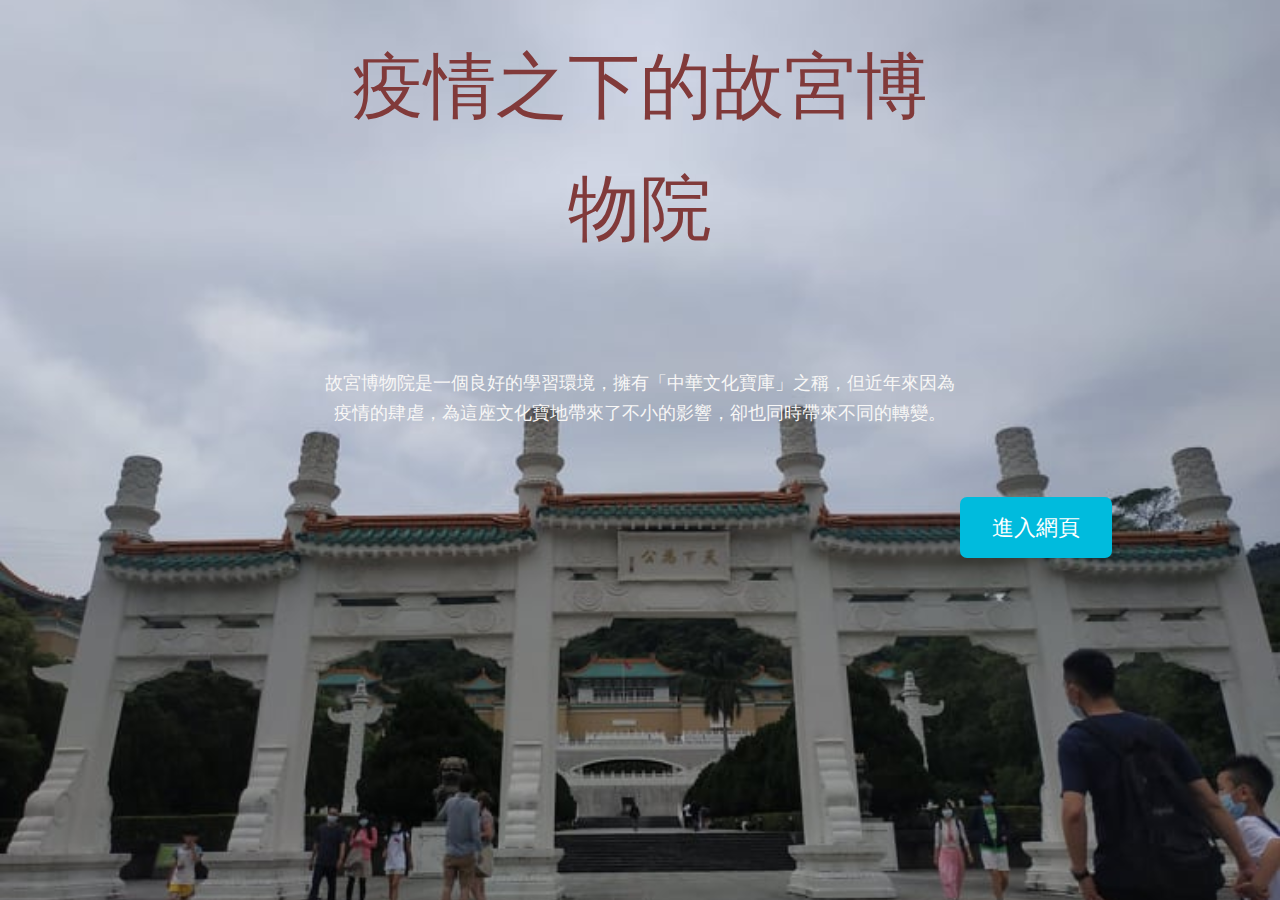
<file: index.html>
<!DOCTYPE html>
<html lang="en">
<head>
    <meta charset="UTF-8">
    <meta http-equiv="X-UA-Compatible" content="IE=edge">
    <meta name="viewport" content="width=device-width, initial-scale=1.0">
    <title>首頁</title>
    <link rel="stylesheet" href="./css/index.css">
</head>
<body>
<div id="home">
    <header class="page-header wrapper">
    
    
    </header>

    <!--內容-->
    <div class="home-content wrapper">
        <h2 class="page-title">疫情之下的故宮博物院</h2><br>
        <p>故宮博物院是一個良好的學習環境，擁有「中華文化寶庫」之稱，但近年來因為疫情的肆虐，為這座文化寶地帶來了不小的影響，卻也同時帶來不同的轉變。</p>
    </div>
    <div class="button-content wrapper">
        <a href="./action.html" class="button">進入網頁</a>
    </div>
</div>
</body>
</html>
</file>
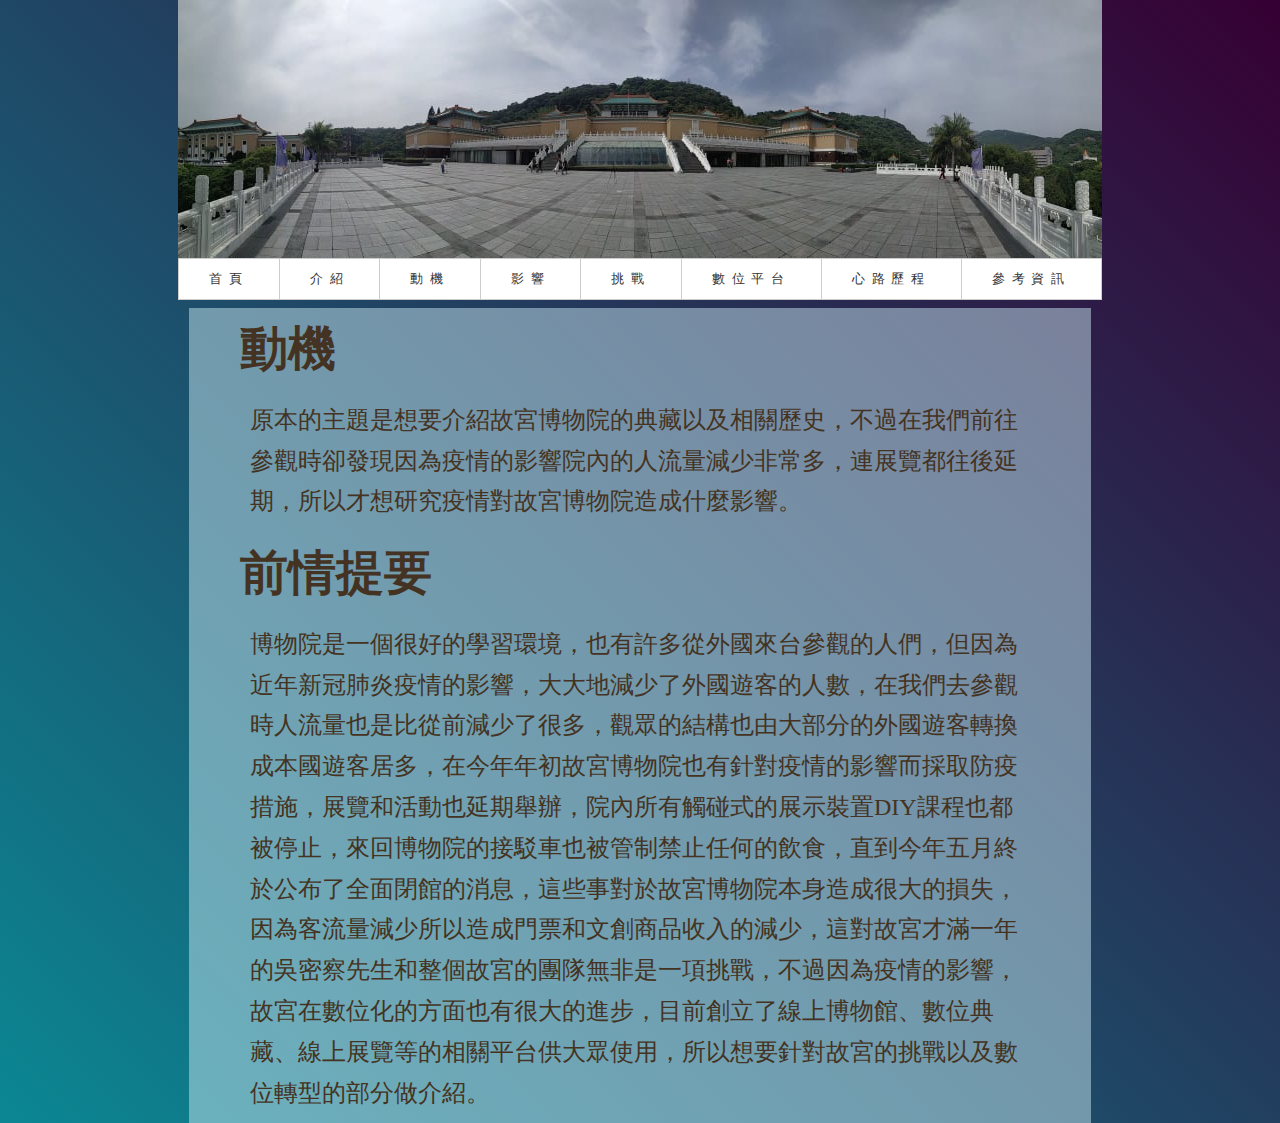
<file: action.html>
<!DOCTYPE html>
<html lang="en">
<head>
    <meta charset="UTF-8">
    <meta http-equiv="X-UA-Compatible" content="IE=edge">
    <meta name="viewport" content="width=device-width, initial-scale=1.0">
    <title>動機</title>
    <link rel="stylesheet" href="./css/action.css">
</head>
<body>
    <div id="home">
    <!--導覽列-->
    <img src="./images/long-surface.jpg" alt="">
    <nav>
        <ul class="one-menu">
            <li><a href="./index.html">首頁</a></li>
            <li><a href="#">介紹</a>
            <ul>
                <li><a href="./introd.html">故宮博物院</a></li>
                <li><a href="./introd2.html">院長</a></li>
            </ul>
            </li>
            <li><a href="./action.html">動機</a></li>
            <li><a href="">影響</a>
            <ul>
                <li><a href="./affect.html">資金</a></li>
                <li><a href="./affect2.html">觀眾結構</a></li>
            </ul>
            </li>
            <li><a href="./dare.html">挑戰</a></li>
            <li><a href="#">數位平台</a>
            <ul>
                <li><a href="./open.html">OPEN DATA</a></li>
                <li><a href="./search.html">典藏資料庫</a></li>
                <li><a href="./on-line.html">線上策展</a></li>
                <li><a href="./network.html">線上博物館</a></li>
                <li><a href="./school.html">教育資源</a></li>
            </ul>
            </li>
            <li><a href="./heart.html">心路歷程</a></li>
            <li><a href="./news.html">參考資訊</a></li>
        </ul>
    </nav>
    <div class="page">  
        <div class="article wrapper">
            <h1>動機</h1>
            <p>原本的主題是想要介紹故宮博物院的典藏以及相關歷史，不過在我們前往參觀時卻發現因為疫情的影響院內的人流量減少非常多，連展覽都往後延期，所以才想研究疫情對故宮博物院造成什麼影響。</p>
            <h1>前情提要</h1>
            <p>博物院是一個很好的學習環境，也有許多從外國來台參觀的人們，但因為近年新冠肺炎疫情的影響，大大地減少了外國遊客的人數，在我們去參觀時人流量也是比從前減少了很多，觀眾的結構也由大部分的外國遊客轉換成本國遊客居多，在今年年初故宮博物院也有針對疫情的影響而採取防疫措施，展覽和活動也延期舉辦，院內所有觸碰式的展示裝置DIY課程也都被停止，來回博物院的接駁車也被管制禁止任何的飲食，直到今年五月終於公布了全面閉館的消息，這些事對於故宮博物院本身造成很大的損失，因為客流量減少所以造成門票和文創商品收入的減少，這對故宮才滿一年的吳密察先生和整個故宮的團隊無非是一項挑戰，不過因為疫情的影響，故宮在數位化的方面也有很大的進步，目前創立了線上博物館、數位典藏、線上展覽等的相關平台供大眾使用，所以想要針對故宮的挑戰以及數位轉型的部分做介紹。</p>
        </div>
    </div>
</div>
</body>
</html>
</file>
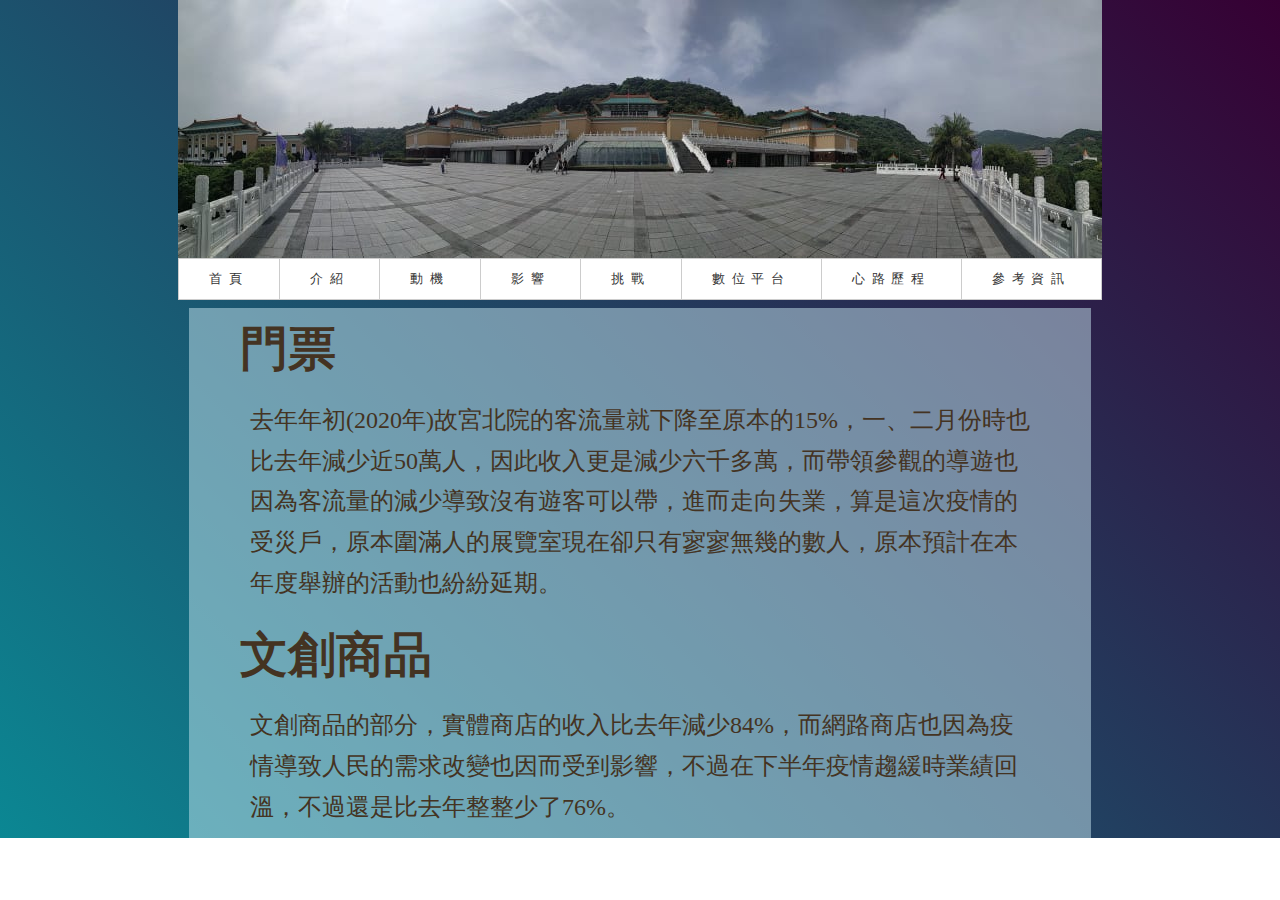
<file: affect.html>
<!DOCTYPE html>
<html lang="en">
<head>
    <meta charset="UTF-8">
    <meta http-equiv="X-UA-Compatible" content="IE=edge">
    <meta name="viewport" content="width=device-width, initial-scale=1.0">
    <title>資金</title>
    <link rel="stylesheet" href="./css/action.css">
</head>
<body>
    <div id="home">
    <!--導覽列-->
    <img src="./images/long-surface.jpg" alt="">
    <nav>
        <ul class="one-menu">
            <li><a href="./index.html">首頁</a></li>
            <li><a href="#">介紹</a>
            <ul>
                <li><a href="./introd.html">故宮博物院</a></li>
                <li><a href="./introd2.html">院長</a></li>
            </ul>
            </li>
            <li><a href="./action.html">動機</a></li>
            <li><a href="">影響</a>
            <ul>
                <li><a href="./affect.html">資金</a></li>
                <li><a href="./affect2.html">觀眾結構</a></li>
            </ul>
            </li>
            <li><a href="./dare.html">挑戰</a></li>
            <li><a href="#">數位平台</a>
            <ul>
                <li><a href="./open.html">OPEN DATA</a></li>
                <li><a href="./search.html">典藏資料庫</a></li>
                <li><a href="./on-line.html">線上策展</a></li>
                <li><a href="./network.html">線上博物館</a></li>
                <li><a href="./school.html">教育資源</a></li>
            </ul>
            </li>
            <li><a href="./heart.html">心路歷程</a></li>
            <li><a href="./news.html">參考資訊</a></li>
        </ul>
    </nav>
    <div class="page">  
        <div class="article wrapper">
            <h1>門票</h1>
            <p>去年年初(2020年)故宮北院的客流量就下降至原本的15%，一、二月份時也比去年減少近50萬人，因此收入更是減少六千多萬，而帶領參觀的導遊也因為客流量的減少導致沒有遊客可以帶，進而走向失業，算是這次疫情的受災戶，原本圍滿人的展覽室現在卻只有寥寥無幾的數人，原本預計在本年度舉辦的活動也紛紛延期。</p>
            <h1>文創商品</h1>
            <p>文創商品的部分，實體商店的收入比去年減少84%，而網路商店也因為疫情導致人民的需求改變也因而受到影響，不過在下半年疫情趨緩時業績回溫，不過還是比去年整整少了76%。</p>
        </div>
    </div>
</div>
</body>
</html>
</file>
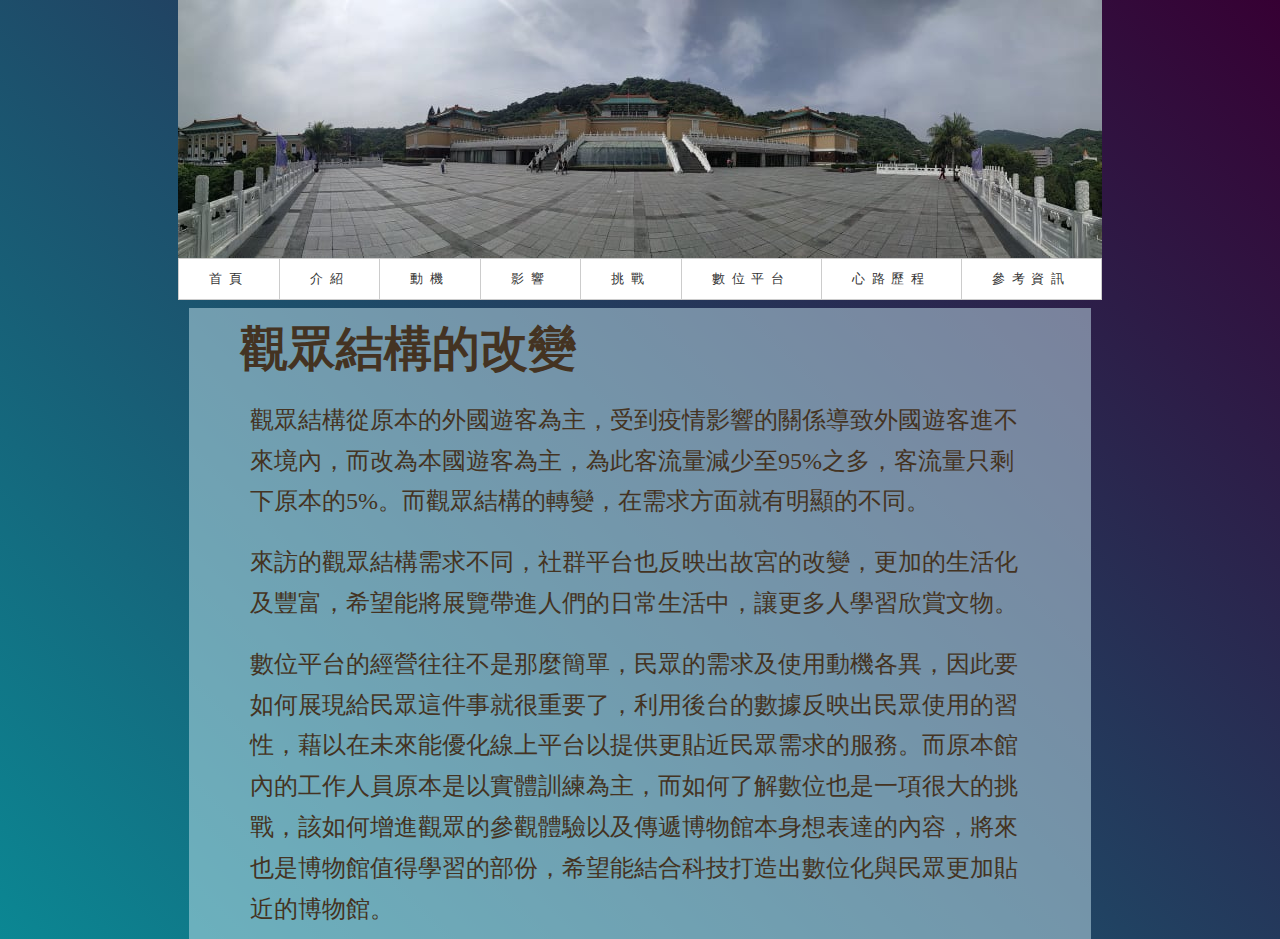
<file: affect2.html>
<!DOCTYPE html>
<html lang="en">
<head>
    <meta charset="UTF-8">
    <meta http-equiv="X-UA-Compatible" content="IE=edge">
    <meta name="viewport" content="width=device-width, initial-scale=1.0">
    <title>觀眾結構</title>
    <link rel="stylesheet" href="./css/action.css">
</head>
<body>
    <div id="home">
    <!--導覽列-->
    <img src="./images/long-surface.jpg" alt="">
    <nav>
        <ul class="one-menu">
            <li><a href="./index.html">首頁</a></li>
            <li><a href="#">介紹</a>
            <ul>
                <li><a href="./introd.html">故宮博物院</a></li>
                <li><a href="./introd2.html">院長</a></li>
            </ul>
            </li>
            <li><a href="./action.html">動機</a></li>
            <li><a href="">影響</a>
            <ul>
                <li><a href="./affect.html">資金</a></li>
                <li><a href="./affect2.html">觀眾結構</a></li>
            </ul>
            </li>
            <li><a href="./dare.html">挑戰</a></li>
            <li><a href="#">數位平台</a>
            <ul>
                <li><a href="./open.html">OPEN DATA</a></li>
                <li><a href="./search.html">典藏資料庫</a></li>
                <li><a href="./on-line.html">線上策展</a></li>
                <li><a href="./network.html">線上博物館</a></li>
                <li><a href="./school.html">教育資源</a></li>
            </ul>
            </li>
            <li><a href="./heart.html">心路歷程</a></li>
            <li><a href="./news.html">參考資訊</a></li>
        </ul>
    </nav>
    <div class="page">  
        <div class="article wrapper">
            <h1>觀眾結構的改變</h1>
            <p>觀眾結構從原本的外國遊客為主，受到疫情影響的關係導致外國遊客進不來境內，而改為本國遊客為主，為此客流量減少至95%之多，客流量只剩下原本的5%。而觀眾結構的轉變，在需求方面就有明顯的不同。</p>
            <p>來訪的觀眾結構需求不同，社群平台也反映出故宮的改變，更加的生活化及豐富，希望能將展覽帶進人們的日常生活中，讓更多人學習欣賞文物。</p>
            <p>數位平台的經營往往不是那麼簡單，民眾的需求及使用動機各異，因此要如何展現給民眾這件事就很重要了，利用後台的數據反映出民眾使用的習性，藉以在未來能優化線上平台以提供更貼近民眾需求的服務。而原本館內的工作人員原本是以實體訓練為主，而如何了解數位也是一項很大的挑戰，該如何增進觀眾的參觀體驗以及傳遞博物館本身想表達的內容，將來也是博物館值得學習的部份，希望能結合科技打造出數位化與民眾更加貼近的博物館。</p>
        </div>
    </div>
</div>
</body>
</html>
</file>
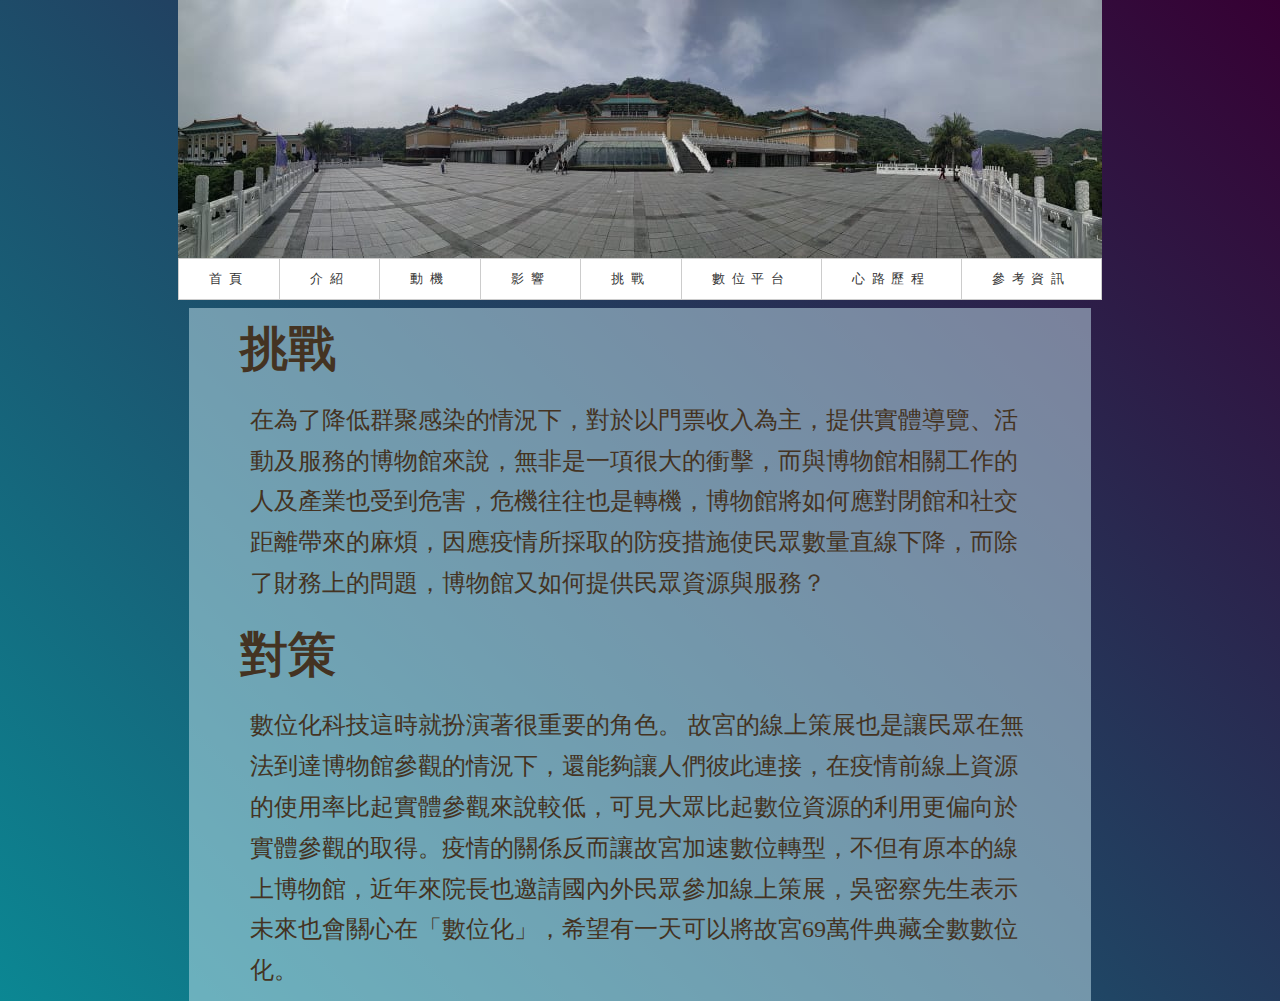
<file: dare.html>
<!DOCTYPE html>
<html lang="en">
<head>
    <meta charset="UTF-8">
    <meta http-equiv="X-UA-Compatible" content="IE=edge">
    <meta name="viewport" content="width=device-width, initial-scale=1.0">
    <title>挑戰</title>
    <link rel="stylesheet" href="./css/action.css">
</head>
<body>
    <div id="home">
    <!--導覽列-->
    <img src="./images/long-surface.jpg" alt="">
    <nav>
        <ul class="one-menu">
            <li><a href="./index.html">首頁</a></li>
            <li><a href="#">介紹</a>
            <ul>
                <li><a href="./introd.html">故宮博物院</a></li>
                <li><a href="./introd2.html">院長</a></li>
            </ul>
            </li>
            <li><a href="./action.html">動機</a></li>
            <li><a href="">影響</a>
            <ul>
                <li><a href="./affect.html">資金</a></li>
                <li><a href="./affect2.html">觀眾結構</a></li>
            </ul>
            </li>
            <li><a href="./dare.html">挑戰</a></li>
            <li><a href="#">數位平台</a>
            <ul>
                <li><a href="./open.html">OPEN DATA</a></li>
                <li><a href="./search.html">典藏資料庫</a></li>
                <li><a href="./on-line.html">線上策展</a></li>
                <li><a href="./network.html">線上博物館</a></li>
                <li><a href="./school.html">教育資源</a></li>
            </ul>
            </li>
            <li><a href="./heart.html">心路歷程</a></li>
            <li><a href="./news.html">參考資訊</a></li>
        </ul>
    </nav>
    <div class="page">  
        <div class="article wrapper">
            <h1>挑戰</h1>
            <p>在為了降低群聚感染的情況下，對於以門票收入為主，提供實體導覽、活動及服務的博物館來說，無非是一項很大的衝擊，而與博物館相關工作的人及產業也受到危害，危機往往也是轉機，博物館將如何應對閉館和社交距離帶來的麻煩，因應疫情所採取的防疫措施使民眾數量直線下降，而除了財務上的問題，博物館又如何提供民眾資源與服務？</p>
            <h1>對策</h1>
            <p>數位化科技這時就扮演著很重要的角色。
                故宮的線上策展也是讓民眾在無法到達博物館參觀的情況下，還能夠讓人們彼此連接，在疫情前線上資源的使用率比起實體參觀來說較低，可見大眾比起數位資源的利用更偏向於實體參觀的取得。疫情的關係反而讓故宮加速數位轉型，不但有原本的線上博物館，近年來院長也邀請國內外民眾參加線上策展，吳密察先生表示未來也會關心在「數位化」，希望有一天可以將故宮69萬件典藏全數數位化。</p>
        </div>
    </div>
</div>
</body>
</html>
</file>
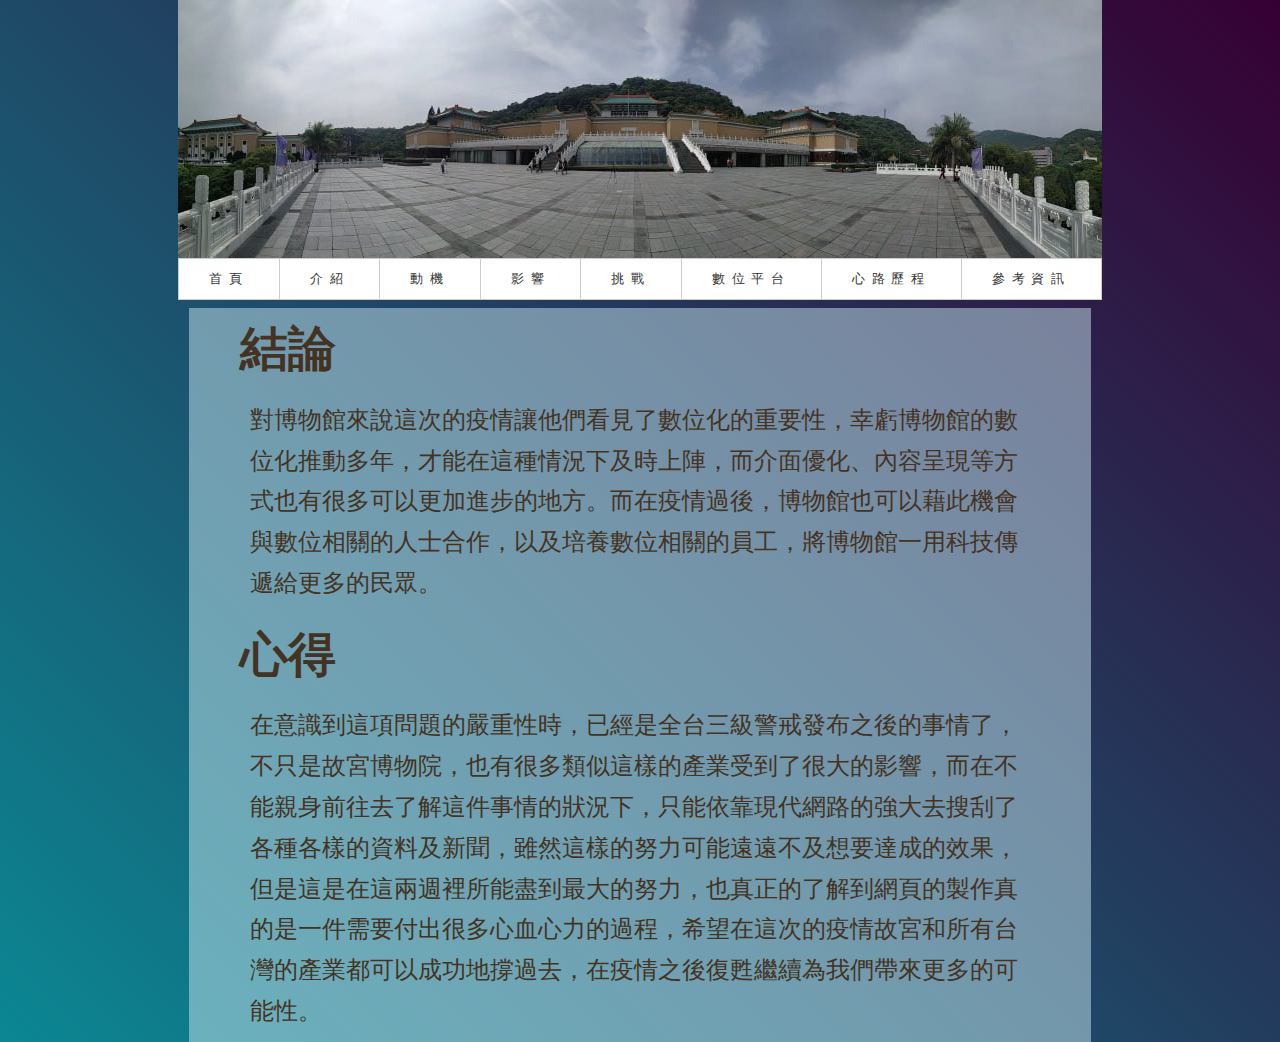
<file: heart.html>
<!DOCTYPE html>
<html lang="en">
<head>
    <meta charset="UTF-8">
    <meta http-equiv="X-UA-Compatible" content="IE=edge">
    <meta name="viewport" content="width=device-width, initial-scale=1.0">
    <title>心路歷程</title>
    <link rel="stylesheet" href="./css/action.css">
</head>
<body>
    <div id="home">
    <!--導覽列-->
    <img src="./images/long-surface.jpg" alt="">
    <nav>
        <ul class="one-menu">
            <li><a href="./index.html">首頁</a></li>
            <li><a href="#">介紹</a>
            <ul>
                <li><a href="./introd.html">故宮博物院</a></li>
                <li><a href="./introd2.html">院長</a></li>
            </ul>
            </li>
            <li><a href="./action.html">動機</a></li>
            <li><a href="">影響</a>
            <ul>
                <li><a href="./affect.html">資金</a></li>
                <li><a href="./affect2.html">觀眾結構</a></li>
            </ul>
            </li>
            <li><a href="./dare.html">挑戰</a></li>
            <li><a href="#">數位平台</a>
            <ul>
                <li><a href="./open.html">OPEN DATA</a></li>
                <li><a href="./search.html">典藏資料庫</a></li>
                <li><a href="./on-line.html">線上策展</a></li>
                <li><a href="./network.html">線上博物館</a></li>
                <li><a href="./school.html">教育資源</a></li>
            </ul>
            </li>
            <li><a href="./heart.html">心路歷程</a></li>
            <li><a href="./news.html">參考資訊</a></li>
        </ul>
    </nav>
    <div class="page">  
        <div class="article wrapper">
            <h1>結論</h1>
            <p>對博物館來說這次的疫情讓他們看見了數位化的重要性，幸虧博物館的數位化推動多年，才能在這種情況下及時上陣，而介面優化、內容呈現等方式也有很多可以更加進步的地方。而在疫情過後，博物館也可以藉此機會與數位相關的人士合作，以及培養數位相關的員工，將博物館一用科技傳遞給更多的民眾。</p>
            <h1>心得</h1>
            <p>在意識到這項問題的嚴重性時，已經是全台三級警戒發布之後的事情了，不只是故宮博物院，也有很多類似這樣的產業受到了很大的影響，而在不能親身前往去了解這件事情的狀況下，只能依靠現代網路的強大去搜刮了各種各樣的資料及新聞，雖然這樣的努力可能遠遠不及想要達成的效果，但是這是在這兩週裡所能盡到最大的努力，也真正的了解到網頁的製作真的是一件需要付出很多心血心力的過程，希望在這次的疫情故宮和所有台灣的產業都可以成功地撐過去，在疫情之後復甦繼續為我們帶來更多的可能性。</p>
        </div>
    </div>
</div>
</body>
</html>
</file>
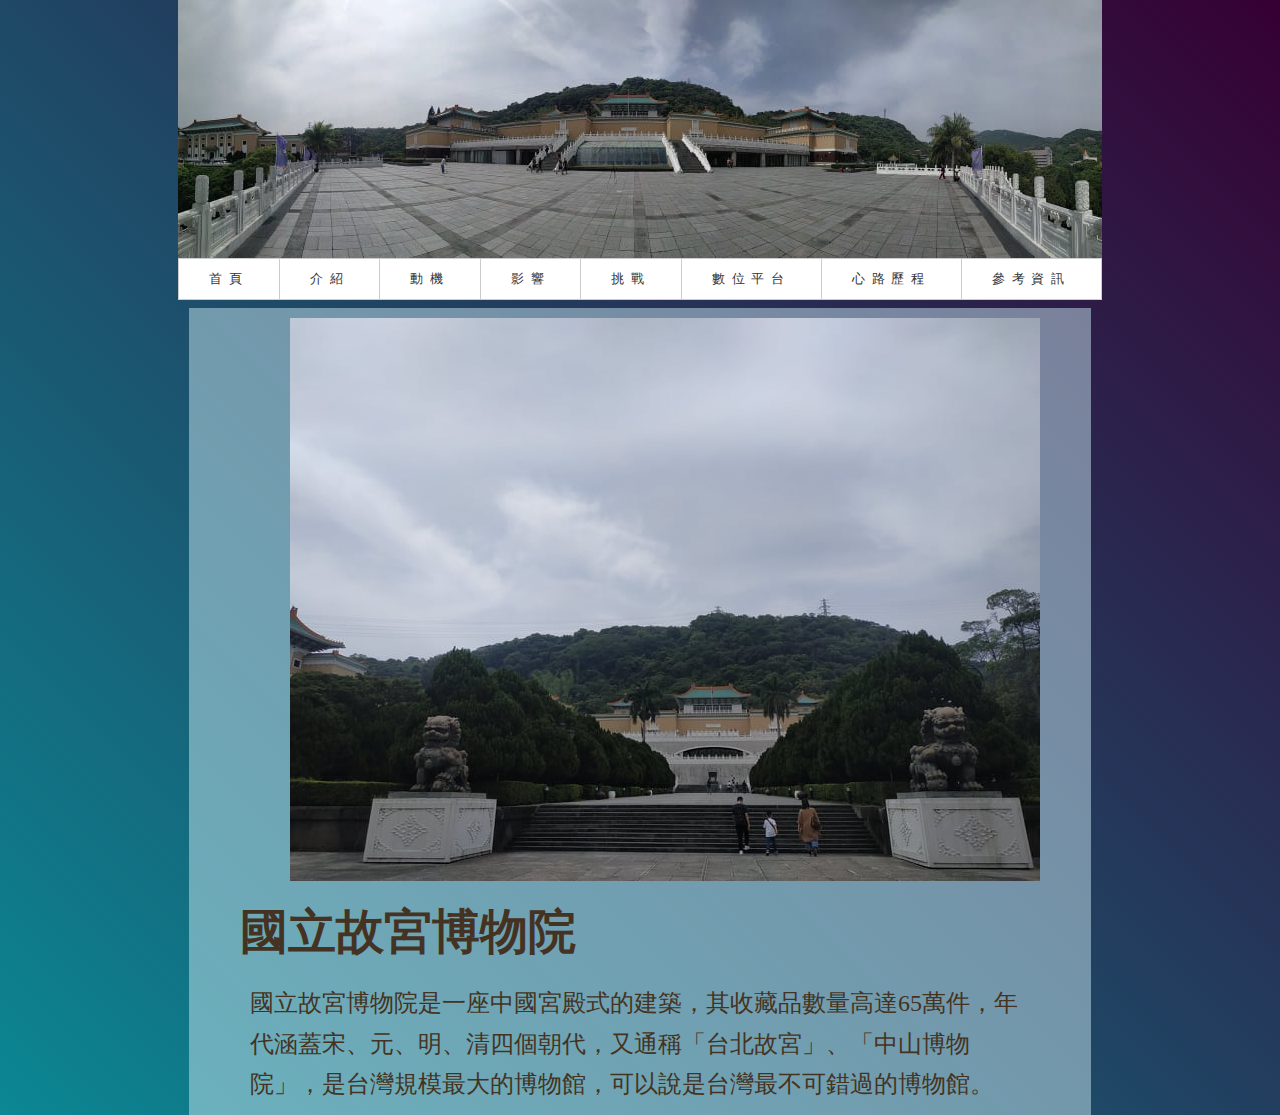
<file: introd.html>
<!DOCTYPE html>
<html lang="en">
<head>
    <meta charset="UTF-8">
    <meta http-equiv="X-UA-Compatible" content="IE=edge">
    <meta name="viewport" content="width=device-width, initial-scale=1.0">
    <title>故宮博物院介紹</title>
    <link rel="stylesheet" href="./css/action.css">
</head>
<body>
    <div id="home">
    <!--導覽列-->
    <img src="./images/long-surface.jpg" alt="">
    <nav>
        <ul class="one-menu">
            <li><a href="./index.html">首頁</a></li>
            <li><a href="#">介紹</a>
            <ul>
                <li><a href="./introd.html">故宮博物院</a></li>
                <li><a href="./introd2.html">院長</a></li>
            </ul>
            </li>
            <li><a href="./action.html">動機</a></li>
            <li><a href="">影響</a>
            <ul>
                <li><a href="./affect.html">資金</a></li>
                <li><a href="./affect2.html">觀眾結構</a></li>
            </ul>
            </li>
            <li><a href="./dare.html">挑戰</a></li>
            <li><a href="#">數位平台</a>
            <ul>
                <li><a href="./open.html">OPEN DATA</a></li>
                <li><a href="./search.html">典藏資料庫</a></li>
                <li><a href="./on-line.html">線上策展</a></li>
                <li><a href="./network.html">線上博物館</a></li>
                <li><a href="./school.html">教育資源</a></li>
            </ul>
            </li>
            <li><a href="./heart.html">心路歷程</a></li>
            <li><a href="./news.html">參考資訊</a></li>
        </ul>
    </nav>
    <div class="page">  
        <div class="article wrapper">
            <div class="introd">
            <div class="images">
            <img src="./images/surface3.jpg" alt="">
            </div>
        <div class="text">
            <h1>國立故宮博物院</h1>
            <p>國立故宮博物院是一座中國宮殿式的建築，其收藏品數量高達65萬件，年代涵蓋宋、元、明、清四個朝代，又通稱「台北故宮」、「中山博物院」，是台灣規模最大的博物館，可以說是台灣最不可錯過的博物館。</p>
        </div>
        </div>
        </div>
    </div>
</div>
</body>
</html>
</file>
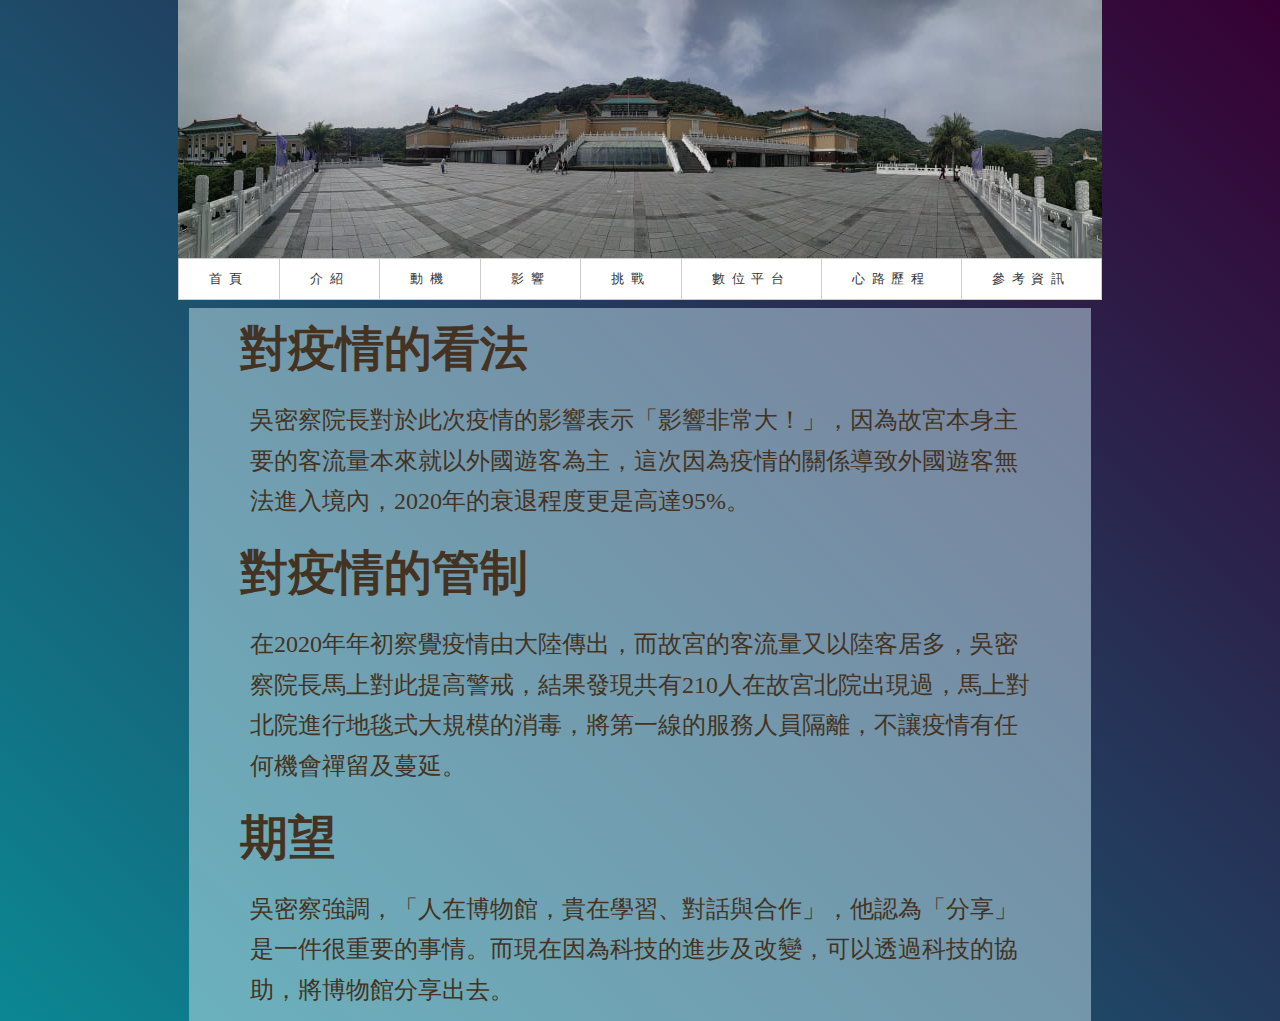
<file: introd2.html>
<!DOCTYPE html>
<html lang="en">
<head>
    <meta charset="UTF-8">
    <meta http-equiv="X-UA-Compatible" content="IE=edge">
    <meta name="viewport" content="width=device-width, initial-scale=1.0">
    <title>院長介紹</title>
    <link rel="stylesheet" href="./css/action.css">
</head>
<body>
    <div id="home">
    <!--導覽列-->
    <img src="./images/long-surface.jpg" alt="">
    <nav>
        <ul class="one-menu">
            <li><a href="./index.html">首頁</a></li>
            <li><a href="#">介紹</a>
            <ul>
                <li><a href="./introd.html">故宮博物院</a></li>
                <li><a href="./introd2.html">院長</a></li>
            </ul>
            </li>
            <li><a href="./action.html">動機</a></li>
            <li><a href="">影響</a>
            <ul>
                <li><a href="./affect.html">資金</a></li>
                <li><a href="./affect2.html">觀眾結構</a></li>
            </ul>
            </li>
            <li><a href="./dare.html">挑戰</a></li>
            <li><a href="#">數位平台</a>
            <ul>
                <li><a href="./open.html">OPEN DATA</a></li>
                <li><a href="./search.html">典藏資料庫</a></li>
                <li><a href="./on-line.html">線上策展</a></li>
                <li><a href="./network.html">線上博物館</a></li>
                <li><a href="./school.html">教育資源</a></li>
            </ul>
            </li>
            <li><a href="./heart.html">心路歷程</a></li>
            <li><a href="./news.html">參考資訊</a></li>
        </ul>
    </nav>
    <div class="page">  
        <div class="article wrapper">
            <h1>對疫情的看法</h1>
            <p>吳密察院長對於此次疫情的影響表示「影響非常大！」，因為故宮本身主要的客流量本來就以外國遊客為主，這次因為疫情的關係導致外國遊客無法進入境內，2020年的衰退程度更是高達95%。</p>
            <h1>對疫情的管制</h1>
            <p>在2020年年初察覺疫情由大陸傳出，而故宮的客流量又以陸客居多，吳密察院長馬上對此提高警戒，結果發現共有210人在故宮北院出現過，馬上對北院進行地毯式大規模的消毒，將第一線的服務人員隔離，不讓疫情有任何機會禪留及蔓延。</p>
            <h1>期望</h1>
            <p>吳密察強調，「人在博物館，貴在學習、對話與合作」，他認為「分享」是一件很重要的事情。而現在因為科技的進步及改變，可以透過科技的協助，將博物館分享出去。</p>
        </div>
    </div>
</div>
</body>
</html>
</file>
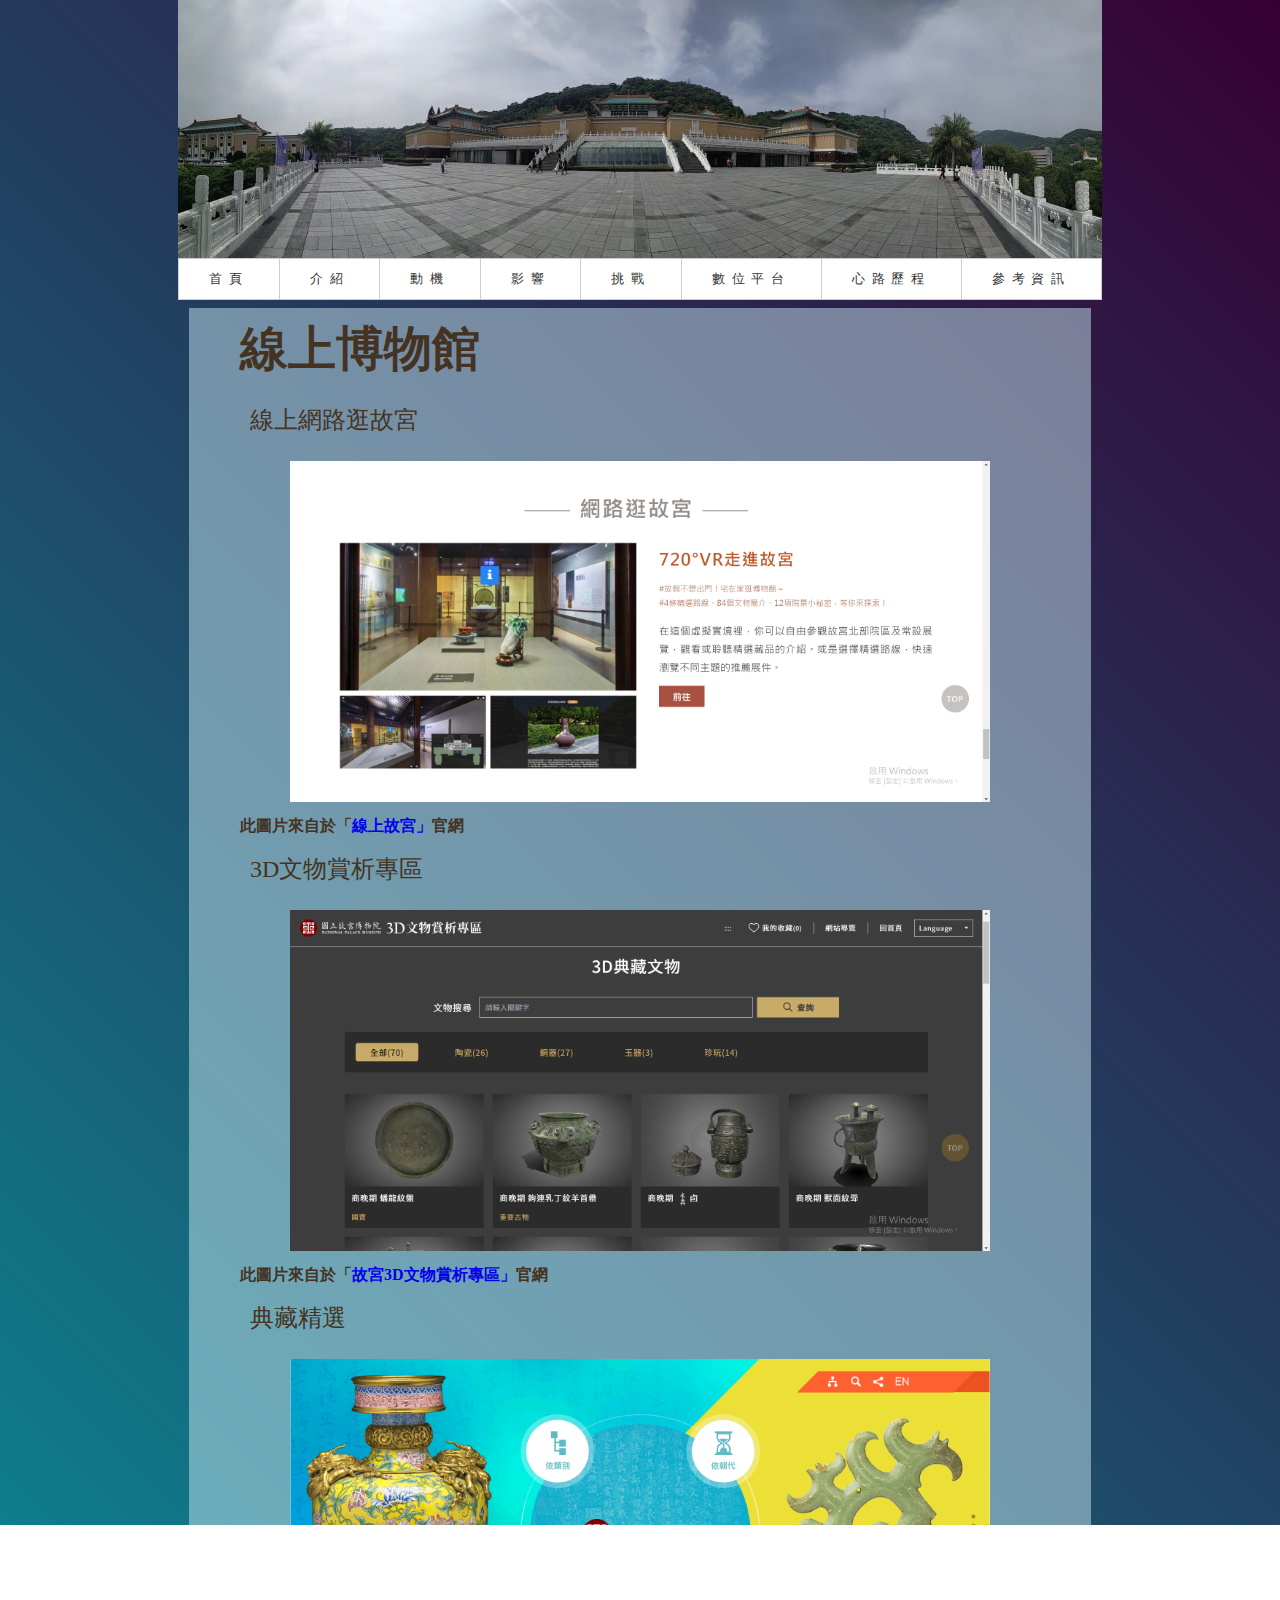
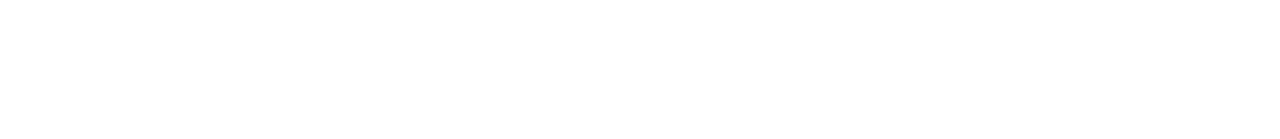
<file: network.html>
<!DOCTYPE html>
<html lang="en">
<head>
    <meta charset="UTF-8">
    <meta http-equiv="X-UA-Compatible" content="IE=edge">
    <meta name="viewport" content="width=device-width, initial-scale=1.0">
    <title>線上博物館</title>
    <link rel="stylesheet" href="./css/action.css">
</head>
<body>
    <div id="home">
    <!--導覽列-->
    <img src="./images/long-surface.jpg" alt="">
    <nav>
        <ul class="one-menu">
            <li><a href="./index.html">首頁</a></li>
            <li><a href="#">介紹</a>
            <ul>
                <li><a href="./introd.html">故宮博物院</a></li>
                <li><a href="./introd2.html">院長</a></li>
            </ul>
            </li>
            <li><a href="./action.html">動機</a></li>
            <li><a href="">影響</a>
            <ul>
                <li><a href="./affect.html">資金</a></li>
                <li><a href="./affect2.html">觀眾結構</a></li>
            </ul>
            </li>
            <li><a href="./dare.html">挑戰</a></li>
            <li><a href="#">數位平台</a>
            <ul>
                <li><a href="./open.html">OPEN DATA</a></li>
                <li><a href="./search.html">典藏資料庫</a></li>
                <li><a href="./on-line.html">線上策展</a></li>
                <li><a href="./network.html">線上博物館</a></li>
                <li><a href="./school.html">教育資源</a></li>
            </ul>
            </li>
            <li><a href="./heart.html">心路歷程</a></li>
            <li><a href="./news.html">參考資訊</a></li>
        </ul>
    </nav>
    <div class="page">  
        <div class="article wrapper">
            <div class="introd">
        <div class="text">
            <h1>線上博物館</h1>
            <p>線上網路逛故宮</p>
            <img class="images" src="./images/nerwork.png" alt="">
            <h4>此圖片來自於「<a href="https://theme.npm.edu.tw/npmonline/">線上故宮」</a>官網</h4>
            <p>3D文物賞析專區</p>
            <img class="images" src="./images/3D.png" alt="">
            <h4>此圖片來自於「<a href="https://theme.npm.edu.tw/3d/List.aspx?l=1">故宮3D文物賞析專區」</a>官網</h4>
            <p>典藏精選</p>
            <img class="images" src="./images/nerwork2.png" alt="">
            <h4>此圖片來自於「<a href="https://theme.npm.edu.tw/selection/">故宮典藏精選專區」</a>官網</h4>
        </div>
        </div>
        </div>
    </div>
</div>
</body>
</html>
</file>
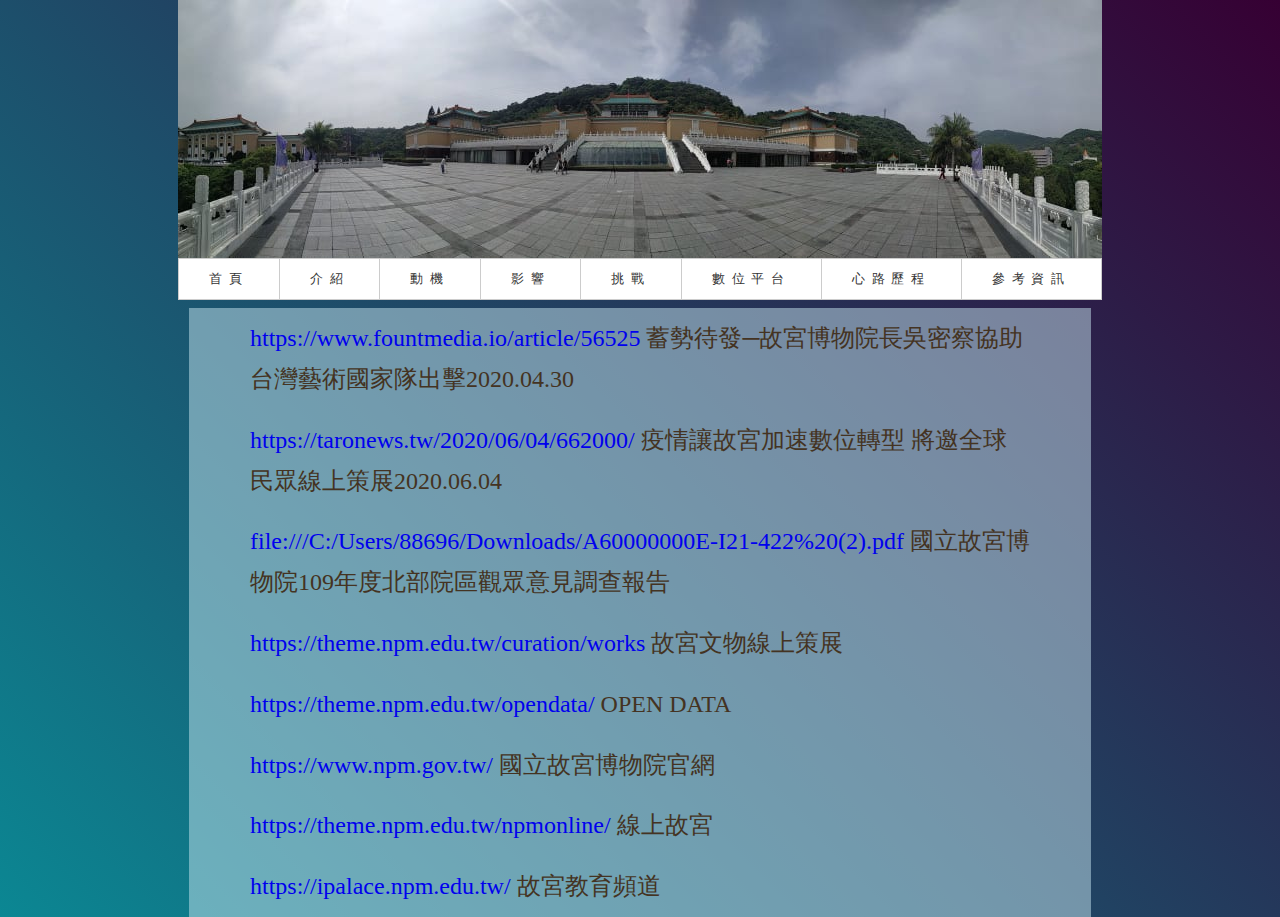
<file: news.html>
<!DOCTYPE html>
<html lang="en">
<head>
    <meta charset="UTF-8">
    <meta http-equiv="X-UA-Compatible" content="IE=edge">
    <meta name="viewport" content="width=device-width, initial-scale=1.0">
    <title>參考資料</title>
    <link rel="stylesheet" href="./css/action.css">
</head>
<body>
    <div id="home">
    <!--導覽列-->
    <img src="./images/long-surface.jpg" alt="">
    <nav>
        <ul class="one-menu">
            <li><a href="./index.html">首頁</a></li>
            <li><a href="#">介紹</a>
            <ul>
                <li><a href="./introd.html">故宮博物院</a></li>
                <li><a href="./introd2.html">院長</a></li>
            </ul>
            </li>
            <li><a href="./action.html">動機</a></li>
            <li><a href="">影響</a>
            <ul>
                <li><a href="./affect.html">資金</a></li>
                <li><a href="./affect2.html">觀眾結構</a></li>
            </ul>
            </li>
            <li><a href="./dare.html">挑戰</a></li>
            <li><a href="#">數位平台</a>
            <ul>
                <li><a href="./open.html">OPEN DATA</a></li>
                <li><a href="./search.html">典藏資料庫</a></li>
                <li><a href="./on-line.html">線上策展</a></li>
                <li><a href="./network.html">線上博物館</a></li>
                <li><a href="./school.html">教育資源</a></li>
            </ul>
            </li>
            <li><a href="./heart.html">心路歷程</a></li>
            <li><a href="./news.html">參考資訊</a></li>
        </ul>
    </nav>
    <div class="page">  
        <div class="article wrapper">
            <p><a href="https://www.fountmedia.io/article/56525">https://www.fountmedia.io/article/56525</a> 蓄勢待發─故宮博物院長吳密察協助台灣藝術國家隊出擊2020.04.30</p>
            <p><a href="https://taronews.tw/2020/06/04/662000/">https://taronews.tw/2020/06/04/662000/</a> 疫情讓故宮加速數位轉型 將邀全球民眾線上策展2020.06.04</p>
            <p><a href="file:///C:/Users/88696/Downloads/A60000000E-I21-422%20(2).pdf">file:///C:/Users/88696/Downloads/A60000000E-I21-422%20(2).pdf</a> 國立故宮博物院109年度北部院區觀眾意見調查報告</p>
            <p><a href="https://theme.npm.edu.tw/curation/works">https://theme.npm.edu.tw/curation/works</a> 故宮文物線上策展</p>
            <p><a href="https://theme.npm.edu.tw/opendata/">https://theme.npm.edu.tw/opendata/</a> OPEN DATA</p>
            <p><a href="https://www.npm.gov.tw/">https://www.npm.gov.tw/</a> 國立故宮博物院官網</p>
            <p><a href="https://theme.npm.edu.tw/npmonline/">https://theme.npm.edu.tw/npmonline/</a> 線上故宮</p>
            <p><a href="https://ipalace.npm.edu.tw/">https://ipalace.npm.edu.tw/</a> 故宮教育頻道</p>
        </div>
    </div>
</div>
</body>
</html>
</file>
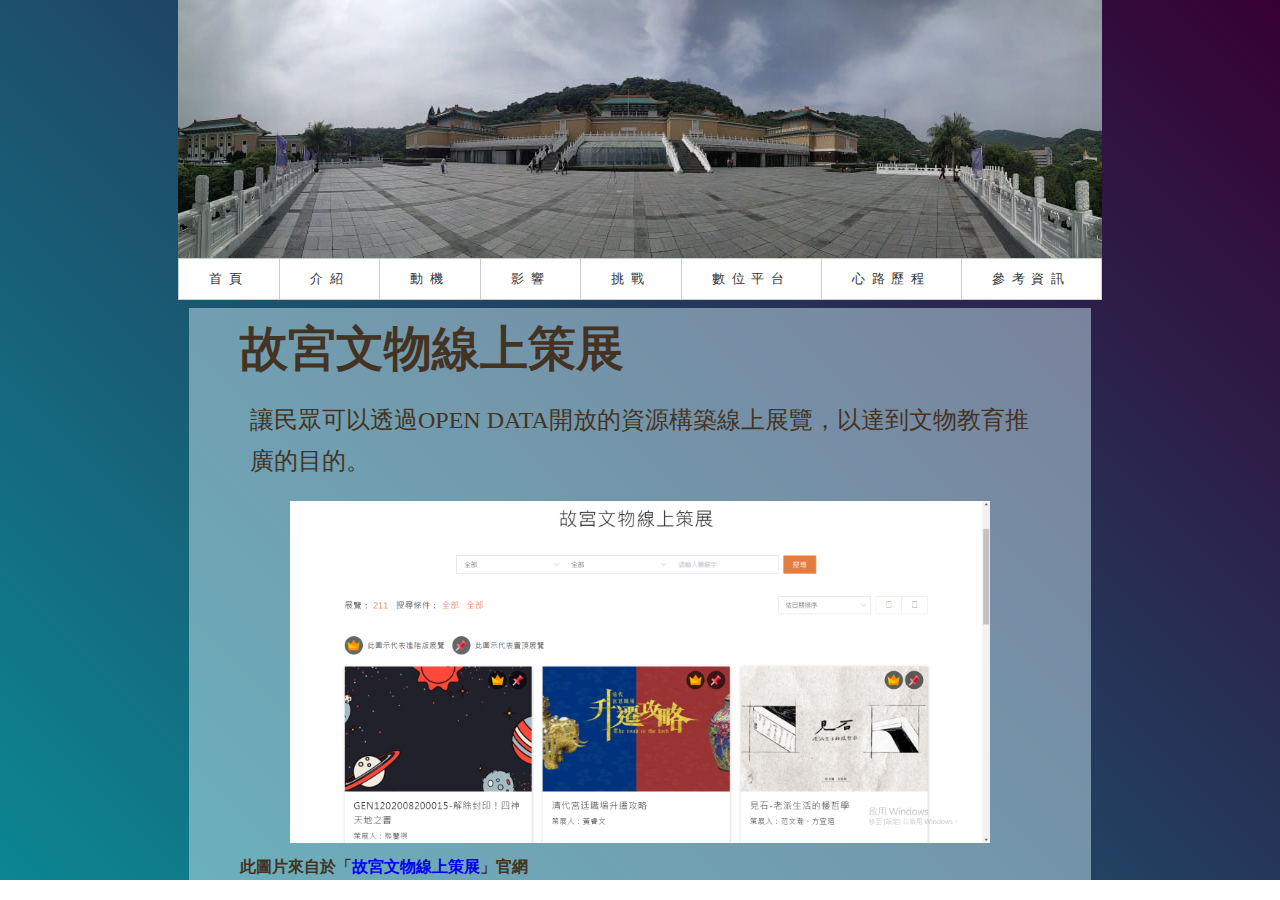
<file: on-line.html>
<!DOCTYPE html>
<html lang="en">
<head>
    <meta charset="UTF-8">
    <meta http-equiv="X-UA-Compatible" content="IE=edge">
    <meta name="viewport" content="width=device-width, initial-scale=1.0">
    <title>線上策展</title>
    <link rel="stylesheet" href="./css/action.css">
</head>
<body>
    <div id="home">
    <!--導覽列-->
    <img src="./images/long-surface.jpg" alt="">
    <nav>
        <ul class="one-menu">
            <li><a href="./index.html">首頁</a></li>
            <li><a href="#">介紹</a>
            <ul>
                <li><a href="./introd.html">故宮博物院</a></li>
                <li><a href="./introd2.html">院長</a></li>
            </ul>
            </li>
            <li><a href="./action.html">動機</a></li>
            <li><a href="">影響</a>
            <ul>
                <li><a href="./affect.html">資金</a></li>
                <li><a href="./affect2.html">觀眾結構</a></li>
            </ul>
            </li>
            <li><a href="./dare.html">挑戰</a></li>
            <li><a href="#">數位平台</a>
            <ul>
                <li><a href="./open.html">OPEN DATA</a></li>
                <li><a href="./search.html">典藏資料庫</a></li>
                <li><a href="./on-line.html">線上策展</a></li>
                <li><a href="./network.html">線上博物館</a></li>
                <li><a href="./school.html">教育資源</a></li>
            </ul>
            </li>
            <li><a href="./heart.html">心路歷程</a></li>
            <li><a href="./news.html">參考資訊</a></li>
        </ul>
    </nav>
    <div class="page">  
        <div class="article wrapper">
            <div class="introd">
        <div class="text">
            <h1>故宮文物線上策展</h1>
            <p>讓民眾可以透過OPEN DATA開放的資源構築線上展覽，以達到文物教育推廣的目的。</p>
            <img class="images" src="./images/on-line.png" alt="">
            <h4>此圖片來自於「<a href="https://theme.npm.edu.tw/curation/works">故宮文物線上策展</a>」官網</h4>
        </div>
        </div>
        </div>
    </div>
</div>
</body>
</html>
</file>
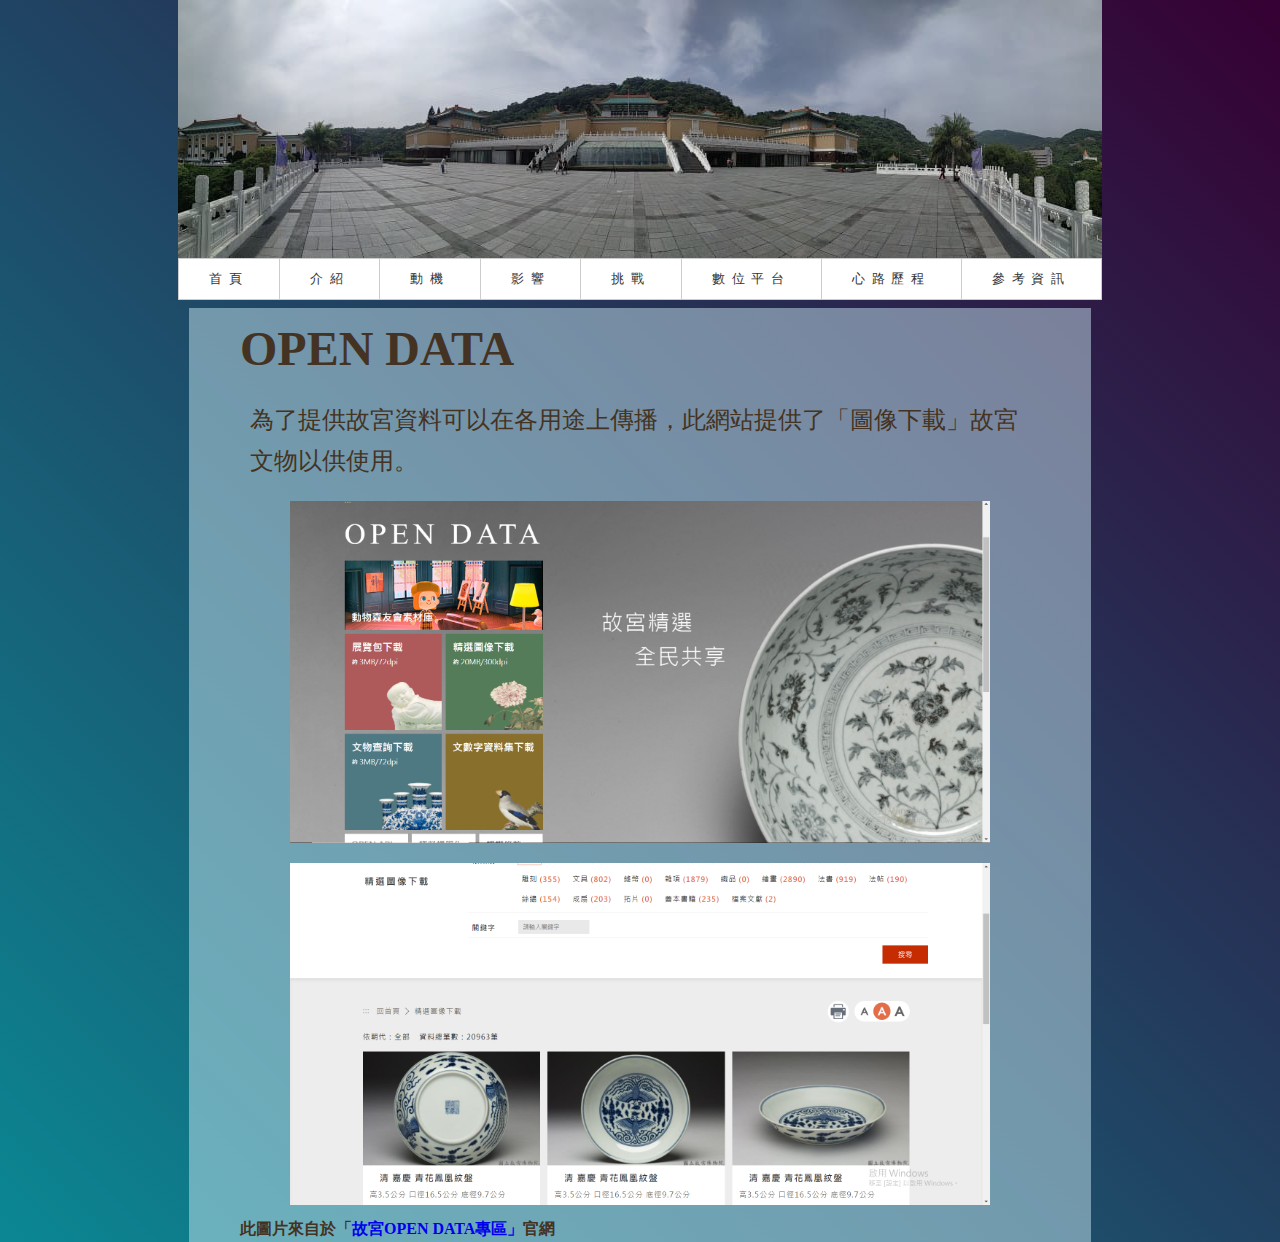
<file: open.html>
<!DOCTYPE html>
<html lang="en">
<head>
    <meta charset="UTF-8">
    <meta http-equiv="X-UA-Compatible" content="IE=edge">
    <meta name="viewport" content="width=device-width, initial-scale=1.0">
    <title>OPEN DATA</title>
    <link rel="stylesheet" href="./css/action.css">
</head>
<body>
    <div id="home">
    <!--導覽列-->
    <img src="./images/long-surface.jpg" alt="">
    <nav>
        <ul class="one-menu">
            <li><a href="./index.html">首頁</a></li>
            <li><a href="#">介紹</a>
            <ul>
                <li><a href="./introd.html">故宮博物院</a></li>
                <li><a href="./introd2.html">院長</a></li>
            </ul>
            </li>
            <li><a href="./action.html">動機</a></li>
            <li><a href="">影響</a>
            <ul>
                <li><a href="./affect.html">資金</a></li>
                <li><a href="./affect2.html">觀眾結構</a></li>
            </ul>
            </li>
            <li><a href="./dare.html">挑戰</a></li>
            <li><a href="#">數位平台</a>
            <ul>
                <li><a href="./open.html">OPEN DATA</a></li>
                <li><a href="./search.html">典藏資料庫</a></li>
                <li><a href="./on-line.html">線上策展</a></li>
                <li><a href="./network.html">線上博物館</a></li>
                <li><a href="./school.html">教育資源</a></li>
            </ul>
            </li>
            <li><a href="./heart.html">心路歷程</a></li>
            <li><a href="./news.html">參考資訊</a></li>
        </ul>
    </nav>
    <div class="page">  
        <div class="article wrapper">
            <div class="introd">
        <div class="text">
            <h1>OPEN DATA</h1>
            <p>為了提供故宮資料可以在各用途上傳播，此網站提供了「圖像下載」故宮文物以供使用。</p>
            <img class="images" src="./images/open data2.png" alt="">
            <img class="images" src="./images/open data.png" alt="">
            <h4>此圖片來自於「<a href="https://theme.npm.edu.tw/opendata/">故宮OPEN DATA專區」</a>官網</h4>
        </div>
        </div>
        </div>
    </div>
</div>
</body>
</html>
</file>
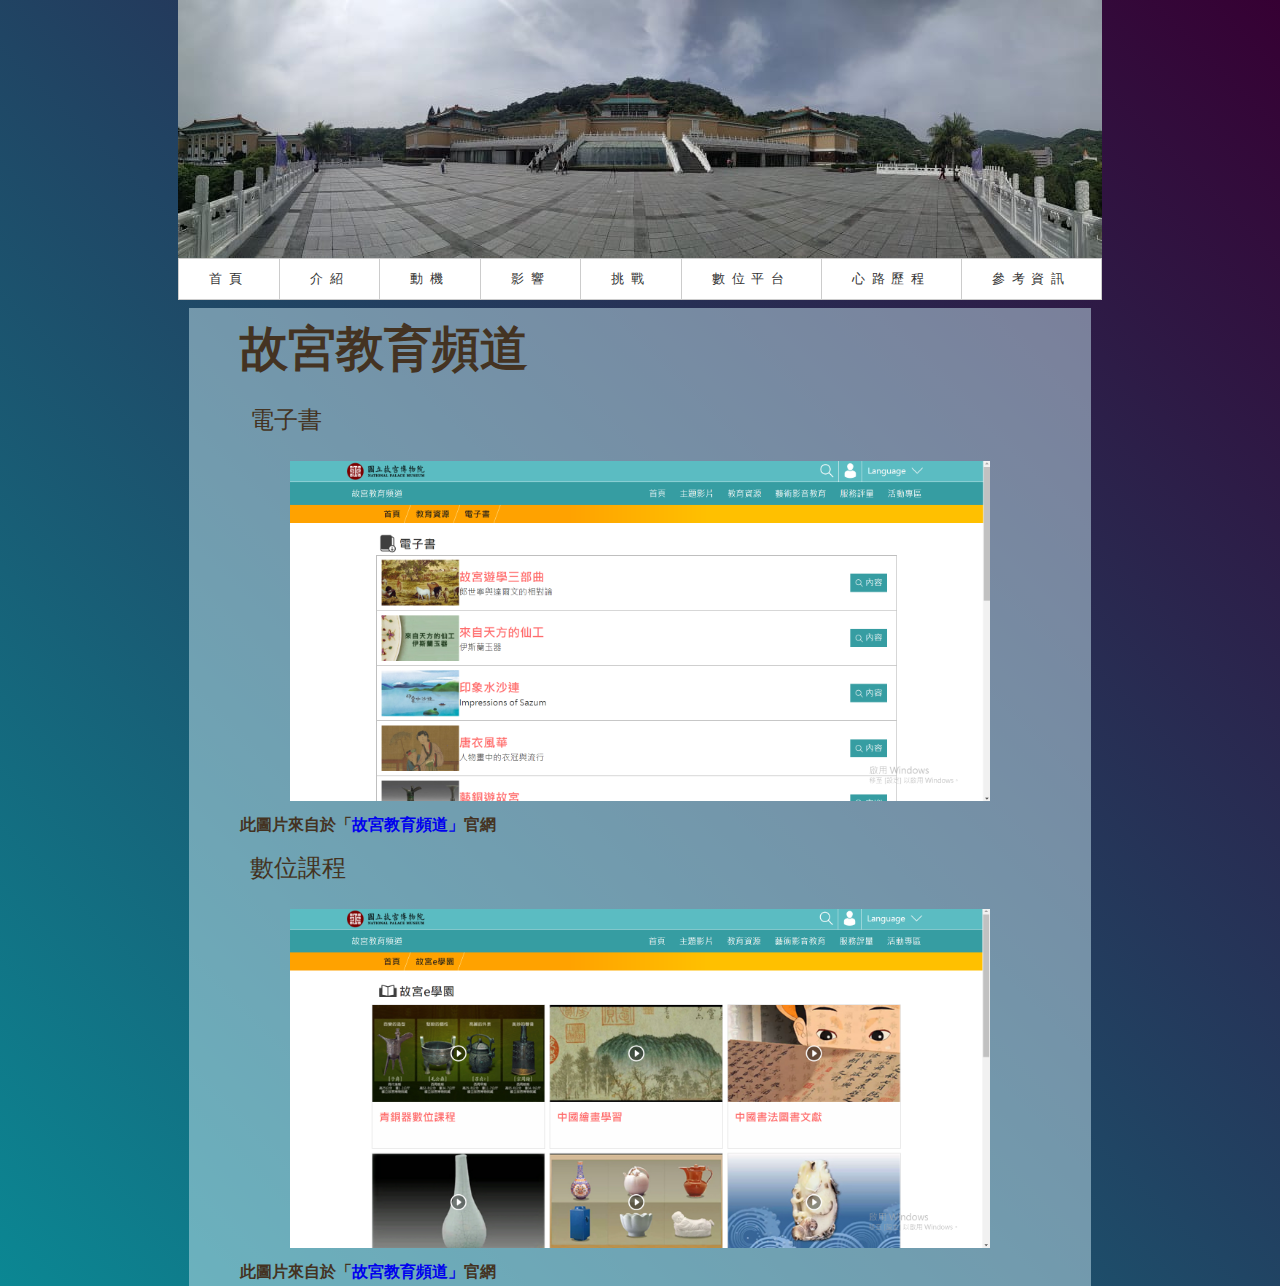
<file: school.html>
<!DOCTYPE html>
<html lang="en">
<head>
    <meta charset="UTF-8">
    <meta http-equiv="X-UA-Compatible" content="IE=edge">
    <meta name="viewport" content="width=device-width, initial-scale=1.0">
    <title>教育資源</title>
    <link rel="stylesheet" href="./css/action.css">
</head>
<body>
    <div id="home">
    <!--導覽列-->
    <img src="./images/long-surface.jpg" alt="">
    <nav>
        <ul class="one-menu">
            <li><a href="./index.html">首頁</a></li>
            <li><a href="#">介紹</a>
            <ul>
                <li><a href="./introd.html">故宮博物院</a></li>
                <li><a href="./introd2.html">院長</a></li>
            </ul>
            </li>
            <li><a href="./action.html">動機</a></li>
            <li><a href="">影響</a>
            <ul>
                <li><a href="./affect.html">資金</a></li>
                <li><a href="./affect2.html">觀眾結構</a></li>
            </ul>
            </li>
            <li><a href="./dare.html">挑戰</a></li>
            <li><a href="#">數位平台</a>
            <ul>
                <li><a href="./open.html">OPEN DATA</a></li>
                <li><a href="./search.html">典藏資料庫</a></li>
                <li><a href="./on-line.html">線上策展</a></li>
                <li><a href="./network.html">線上博物館</a></li>
                <li><a href="./school.html">教育資源</a></li>
            </ul>
            </li>
            <li><a href="./heart.html">心路歷程</a></li>
            <li><a href="./news.html">參考資訊</a></li>
        </ul>
    </nav>
    <div class="page">  
        <div class="article wrapper">
            <div class="introd">
        <div class="text">
            <h1>故宮教育頻道</h1>
            <p>電子書</p>
            <img class="images" src="./images/book.png" alt="">
            <h4>此圖片來自於「<a href="https://ipalace.npm.edu.tw/Ebook/More">故宮教育頻道」</a>官網</h4>
            <p>數位課程</p>
            <img class="images" src="./images/book2.png" alt="">
            <h4>此圖片來自於「<a href="https://ipalace.npm.edu.tw/Elearning/More">故宮教育頻道」</a>官網</h4>
        </div>
        </div>
        </div>
    </div>
</div>
</body>
</html>
</file>
<file: css/index.css>
@charset "UTF-8";

/*基礎設定*/
*{
    margin: 0;
    padding: 0;
}

html{
    font-size: 100%;
}

body{
    line-height: 1.7;
    color: #432;
}

a{
    text-decoration: none;
}

img{
    max-width: 100%;
}

/*header*/
.page-header{
    display: flex;
    justify-content: space-between;
}

.wrapper{
    max-width: 1100px;
    margin: 0 auto;
    padding: 0 4%;
}



/*home*/
.home-content{
    color: rgb(248, 247, 246);
    text-align: center;
    margin-top: 2%;
    width: 50%;
    height: 50%;
}

.page-title{
    color: rgb(129, 58, 58);
    font-size: 4.5rem;
    text-transform: uppercase;
    font-weight: normal;
}

.home-content p{
    font-size: 1.125rem;
    margin: 70px 0 80px;
}

/*button*/
.button{
    font-size: 1.375rem;
    background-color: #0bd;
    color: #fff;
    border-radius: 7px;
    padding: 18px 32px;
}

.button-content{
    margin-top: 3%;
    padding-left: 75%;
}

.button:hover{
    background: #0090aa;
}

#home{
    background-image: url(../images/surface2.jpg);
    background-size: cover;
    background-position: center;
    background-repeat: no-repeat;
    min-height: 100vh;
    background-blend-mode: hard-light;
}
</file>
<file: css/action.css>
@charset "UTF-8";

/*基礎設定*/
*{
    margin: 0;
    padding: 0;
}

html{
   font-size: 100%;
   width:100%;
   overflow-x:hidden;
   background: linear-gradient(45deg,#0b8793,#360033);
   background-repeat:repeat-x;
   background-size: cover;
   
}

body{
    line-height: 1.7;
    color: #432;
}

a{
    text-decoration: none;
}

img{
    
    display: block;
    margin: auto;
}

/*導覽列*/
nav{
    text-align: center;
    letter-spacing: 6.75px;
}

ul{
    
    list-style: none;
}

ul.one-menu{
    border: #ccc 1px solid;
    display: inline-block;
    font-size: 13px;
}

ul.one-menu li{
    position: relative;
    white-space: nowrap;
    border-right: #ccc 1px solid;
}

ul.one-menu > li:last-child{
    border-right: none;
}

ul.one-menu > li{
    float: left;
}

ul.one-menu a{
    background-color: #fff;
    color: #333;
    display: block;
    padding: 0 30px;
    text-decoration: none;
    line-height: 40px;
}

ul.one-menu a:hover{
    background-color: #ef5c28;
    color: #fff;
}

ul.one-menu li:hover > a{
    background-color: #ef5c28;
    color: #fff;
}

ul.one-menu ul{
    border: #ccc 1px solid;
    position: absolute;
    z-index: 99;
    left: -1px;
    top: 100%;
    
}

ul.one-menu ul li{
    border-bottom: #ccc 1px solid;
}

ul.one-menu ul li:last-child{
    border-bottom: none;
}

ul.one-menu ul ul{
    z-index: 999;
    top: 10px;
    left: 90%;
}

ul.one-menu ul{
    left: 99999px;
    opacity: 0;
    -webkit-transition: opacity 0.3s;
    transition: opacity 0.3s;
}

ul.one-menu li:hover > ul{
    opacity: 1;
    -webkit-transition: opacity 0.3s;
    transition: opacity 0.3s;
    left: -1px;
    border-right: 5px;
}

ul.one-menu li:hover > ul ul{
    left: 99999px;
}

ul.one-menu ul li:hover > ul{
    left: 90%;
}

.wrapper{
    max-width: 800px;
    margin: 0 auto;
    padding: 0 4%;
}

.article{
    background-color: rgba(200, 230, 240, .5);
}

.article p{
    font-size: 1.5rem;
    padding: 10px;
}

.article h1{
    font-size: 3rem;
}

.images{
   max-width: 700px;
   padding: 10px;
   margin: auto;
}
</file>
